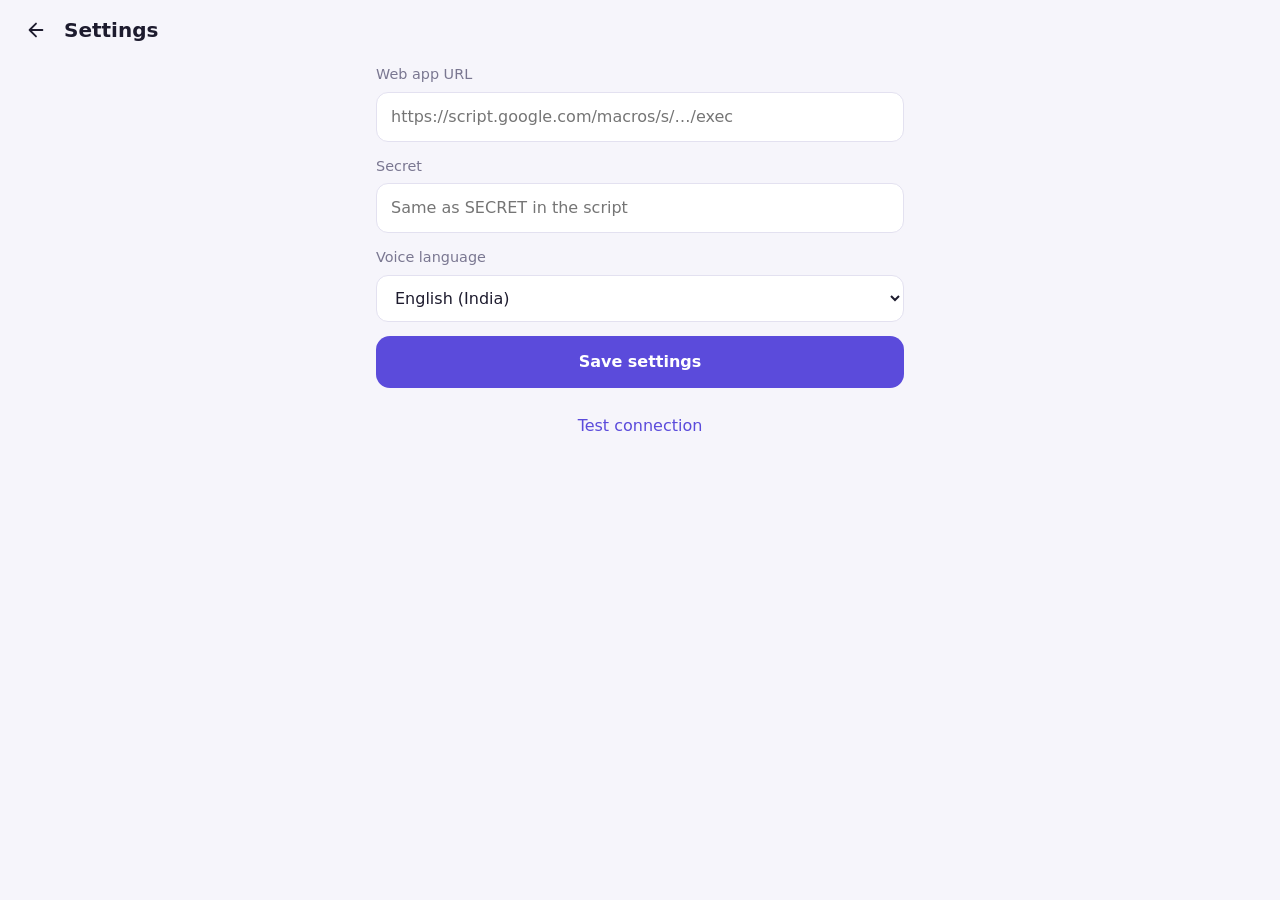
<file: index.html>
<!doctype html>
<html lang="en">
<head>
  <meta charset="utf-8">
  <meta name="viewport" content="width=device-width, initial-scale=1, viewport-fit=cover">
  <meta name="theme-color" content="#5b4bdb">
  <title>Idealist</title>
  <link rel="manifest" href="manifest.webmanifest">
  <link rel="icon" href="icons/icon-192.png">
  <link rel="stylesheet" href="style.css">
</head>
<body>
  <header>
    <button id="back" class="ibtn plain" hidden aria-label="Back" title="Back"><span data-icon="back"></span></button>
    <h1 id="title">Idealist</h1>
    <button id="open-settings" class="ibtn plain" aria-label="Settings" title="Settings"><span data-icon="sliders"></span></button>
  </header>

  <main>
    <!-- Home: tasks and ideas on one screen -->
    <section id="view-home" class="view">
      <section class="block">
        <div class="block-head">
          <h2>Tasks</h2>
          <span id="task-count" class="count"></span>
          <button class="ibtn accent" data-go="task" aria-label="Add task" title="Add task"><span data-icon="plus"></span></button>
        </div>
        <ul id="task-list" class="cards"></ul>
        <p id="task-empty" class="empty" hidden>Nothing here yet</p>
      </section>

      <section class="block">
        <div class="block-head">
          <h2>Ideas</h2>
          <span id="idea-count" class="count"></span>
          <button class="ibtn accent amber" data-go="idea" aria-label="Add idea" title="Add idea"><span data-icon="plus"></span></button>
        </div>
        <ul id="idea-list" class="cards"></ul>
        <p id="idea-empty" class="empty" hidden>Nothing here yet</p>
      </section>

      <p id="queue-note" class="note" hidden></p>
    </section>

    <!-- Add idea -->
    <section id="view-idea" class="view" hidden>
      <div class="mic-wrap">
        <button id="idea-mic" class="mic" aria-label="Record" title="Record"><span data-icon="mic" data-size="34"></span></button>
        <span id="idea-hint" class="hint"></span>
      </div>
      <textarea id="idea-text" rows="6" placeholder="Speak or type your idea"></textarea>
      <label for="idea-due">Complete by (optional)</label>
      <input id="idea-due" type="datetime-local">
      <div class="chips">
        <button class="chip" data-idue="2h">In 2 hours</button>
        <button class="chip" data-idue="today6">Today 6 PM</button>
        <button class="chip" data-idue="tom9">Tomorrow 9 AM</button>
        <button class="chip" data-idue="nextweek">Next week</button>
      </div>
      <button id="idea-save" class="primary save" aria-label="Save idea" title="Save idea"><span data-icon="check" data-size="26"></span></button>
    </section>

    <!-- Add task -->
    <section id="view-task" class="view" hidden>
      <div class="mic-wrap">
        <button id="task-mic" class="mic" aria-label="Record" title="Record"><span data-icon="mic" data-size="34"></span></button>
        <span id="task-hint" class="hint"></span>
      </div>
      <textarea id="task-text" rows="4" placeholder="Speak or type your task"></textarea>
      <label for="task-due">Get it done by</label>
      <input id="task-due" type="datetime-local">
      <div class="chips">
        <button class="chip" data-due="2h">In 2 hours</button>
        <button class="chip" data-due="today6">Today 6 PM</button>
        <button class="chip" data-due="tom9">Tomorrow 9 AM</button>
      </div>
      <label class="check" title="Also add to Google Calendar">
        <input id="task-cal" type="checkbox" aria-label="Also add to Google Calendar">
        <span data-icon="calendar" data-size="22"></span>
      </label>
      <button id="task-save" class="primary save" aria-label="Save task" title="Save task"><span data-icon="check" data-size="26"></span></button>
    </section>

    <!-- Settings -->
    <section id="view-settings" class="view" hidden>
      <label for="set-url">Web app URL</label>
      <input id="set-url" type="url" placeholder="https://script.google.com/macros/s/…/exec" autocomplete="off">
      <label for="set-secret">Secret</label>
      <input id="set-secret" type="text" placeholder="Same as SECRET in the script" autocomplete="off">
      <label for="set-lang">Voice language</label>
      <select id="set-lang">
        <option value="en-IN">English (India)</option>
        <option value="en-US">English (US)</option>
        <option value="en-GB">English (UK)</option>
        <option value="hi-IN">Hindi</option>
      </select>
      <button id="set-save" class="primary">Save settings</button>
      <button id="set-test" class="link">Test connection</button>
    </section>
  </main>

  <!-- Reschedule dialog -->
  <dialog id="dlg-resched">
    <h2 id="resched-title">Reschedule</h2>
    <p id="resched-task" class="note"></p>
    <input id="resched-due" type="datetime-local">
    <div class="chips">
      <button class="chip" data-rdue="2h">In 2 hours</button>
      <button class="chip" data-rdue="today6">Today 6 PM</button>
      <button class="chip" data-rdue="tom9">Tomorrow 9 AM</button>
      <button class="chip" data-rdue="nextweek">Next week</button>
    </div>
    <div class="row">
      <button id="resched-cancel" class="secondary">Cancel</button>
      <button id="resched-save" class="primary">Save</button>
    </div>
  </dialog>

  <!-- Share fallback (used when the phone's share sheet isn't available) -->
  <dialog id="dlg-share">
    <h2>Share idea</h2>
    <div class="share-grid">
      <a id="sh-whatsapp" class="secondary" target="_blank" rel="noopener">WhatsApp</a>
      <a id="sh-telegram" class="secondary" target="_blank" rel="noopener">Telegram</a>
      <a id="sh-email" class="secondary">Email</a>
      <a id="sh-sms" class="secondary">SMS</a>
      <button id="sh-copy" class="secondary">Copy text</button>
      <button id="sh-close" class="secondary">Close</button>
    </div>
  </dialog>

  <div id="toast" role="status" aria-live="polite"></div>
  <script src="app.js"></script>
</body>
</html>
</file>
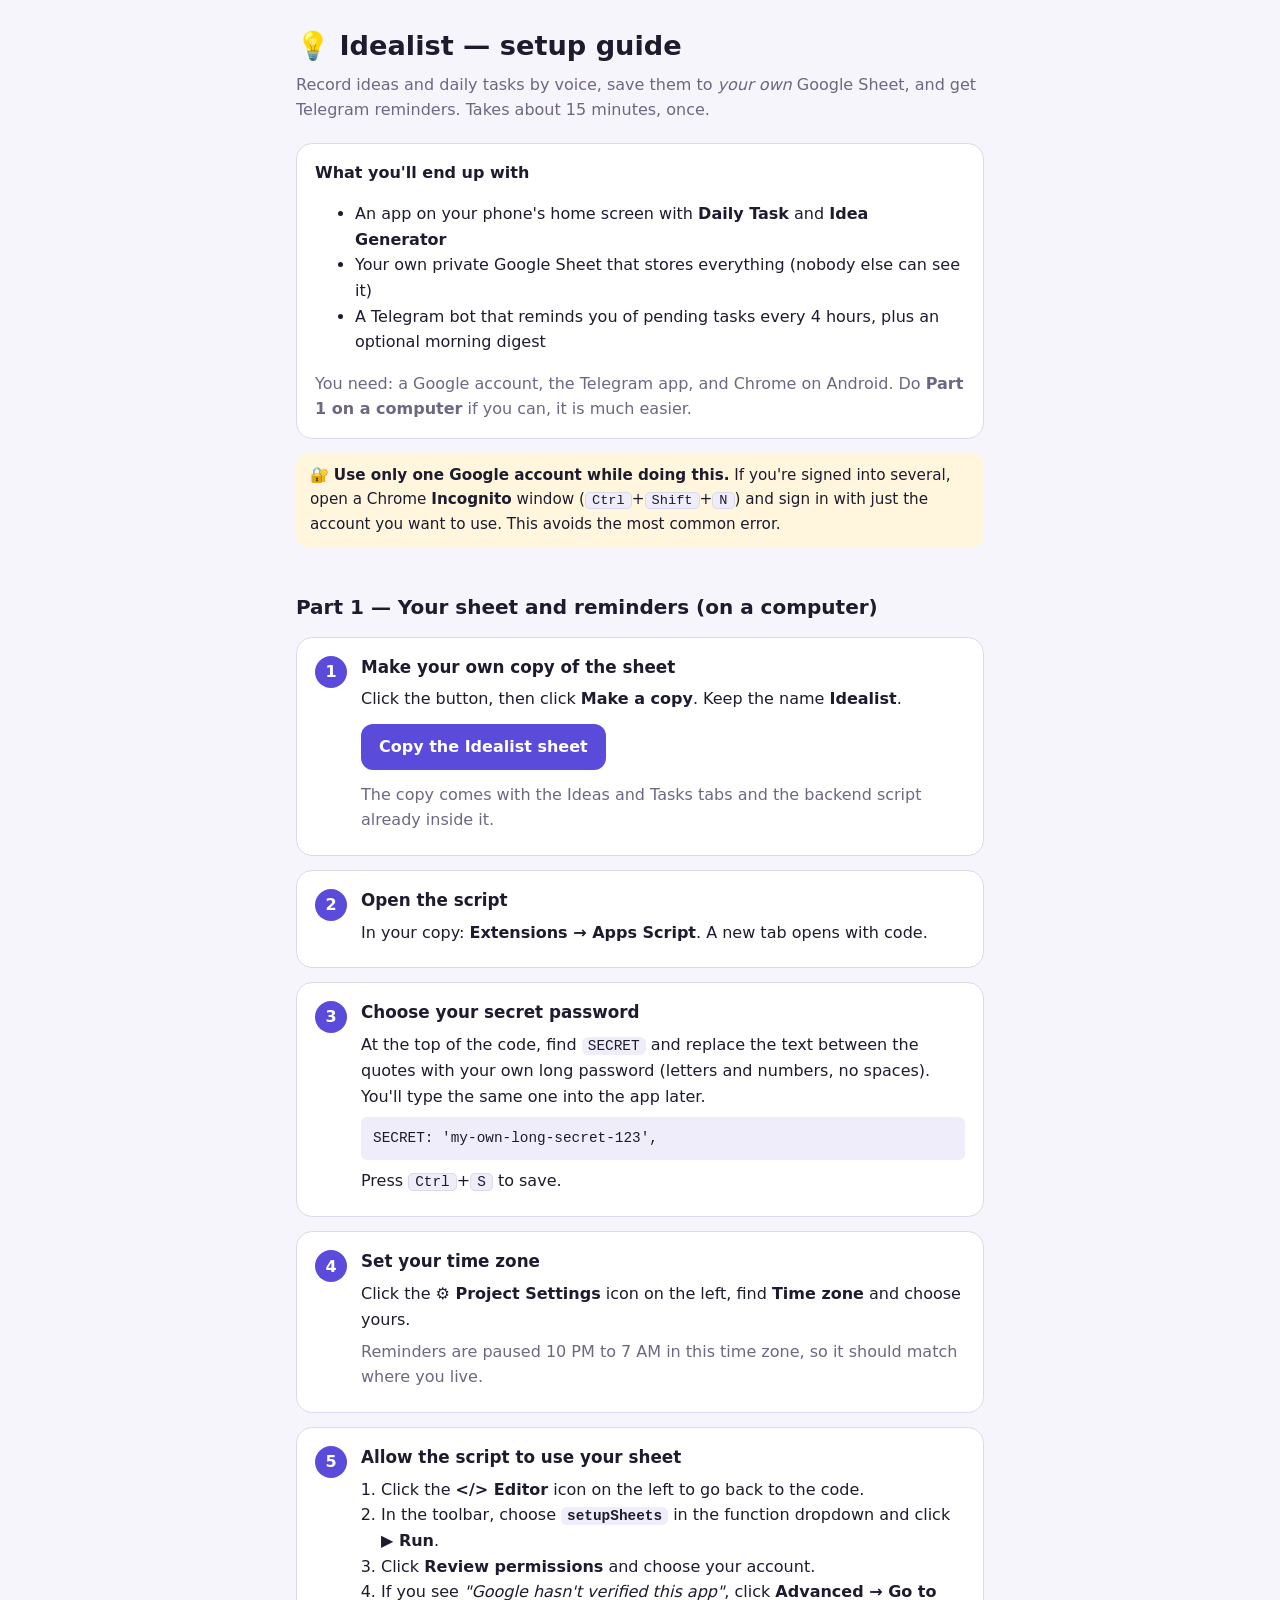
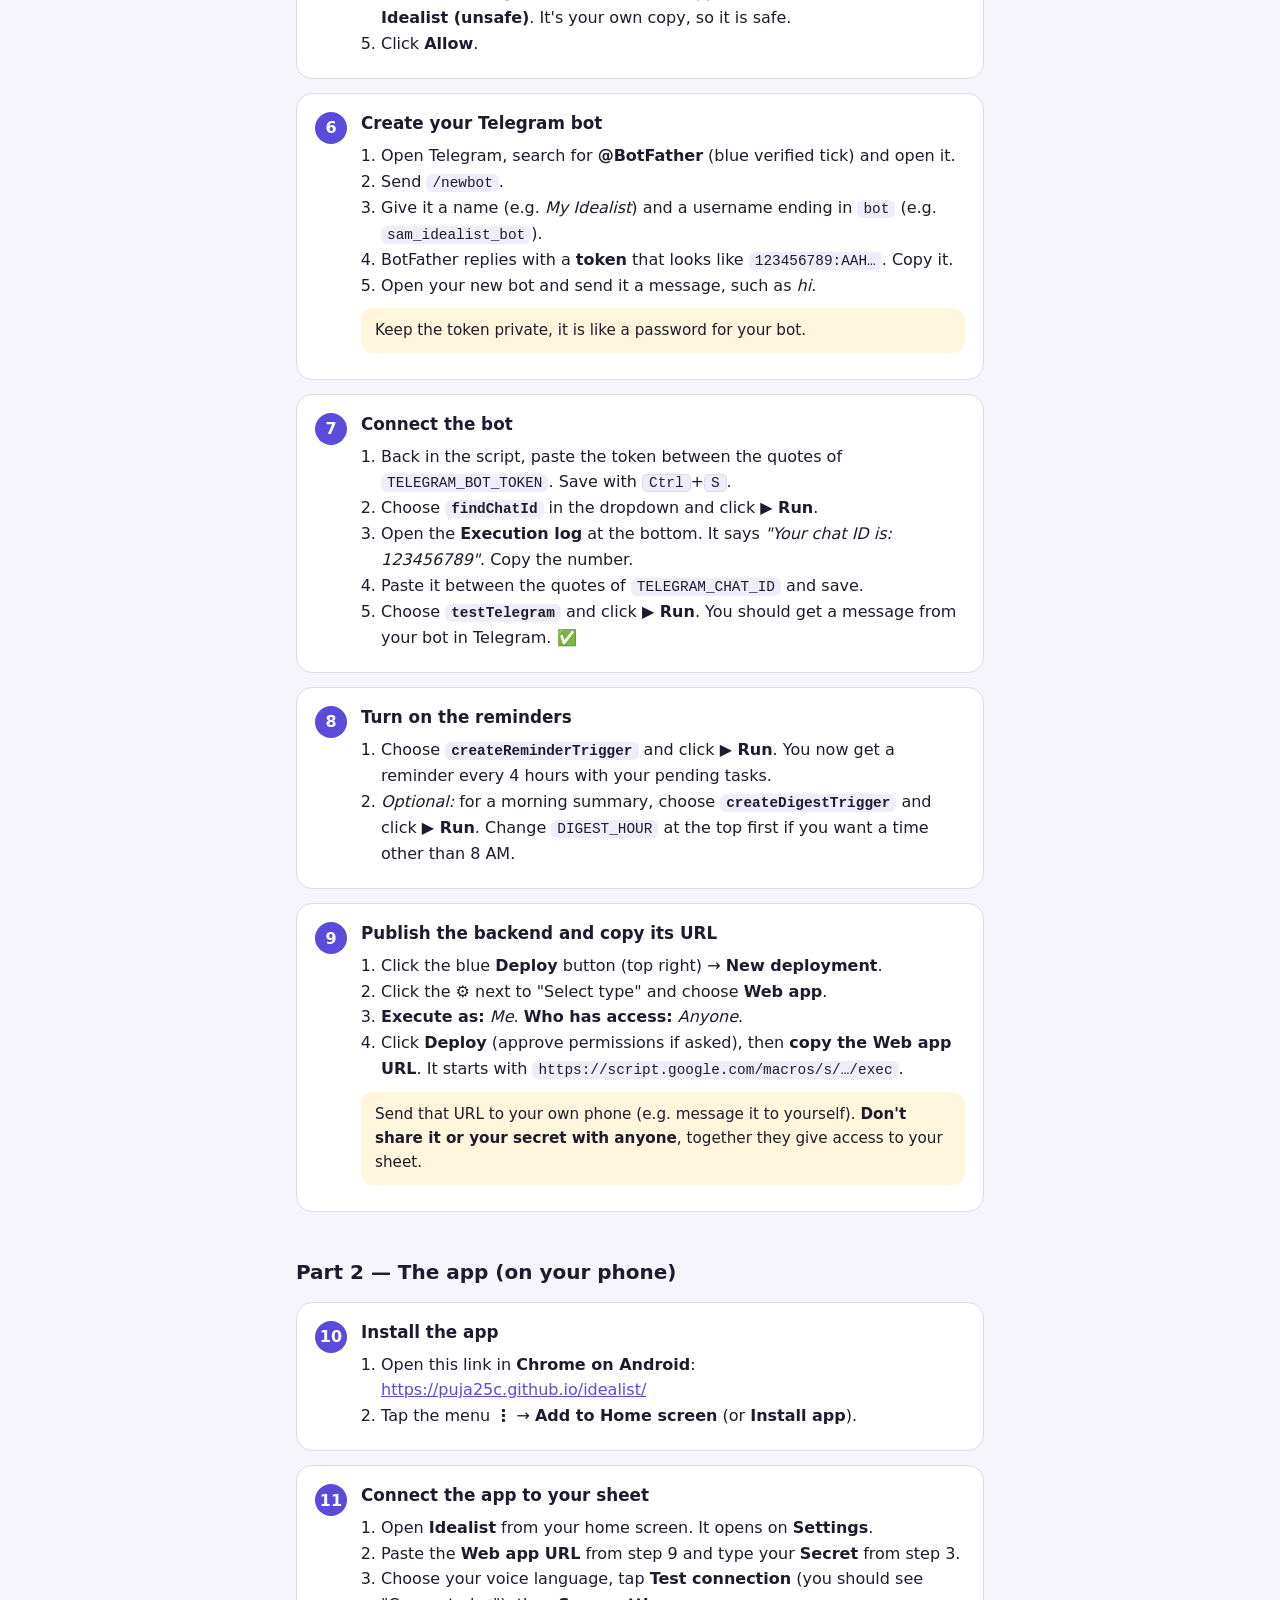
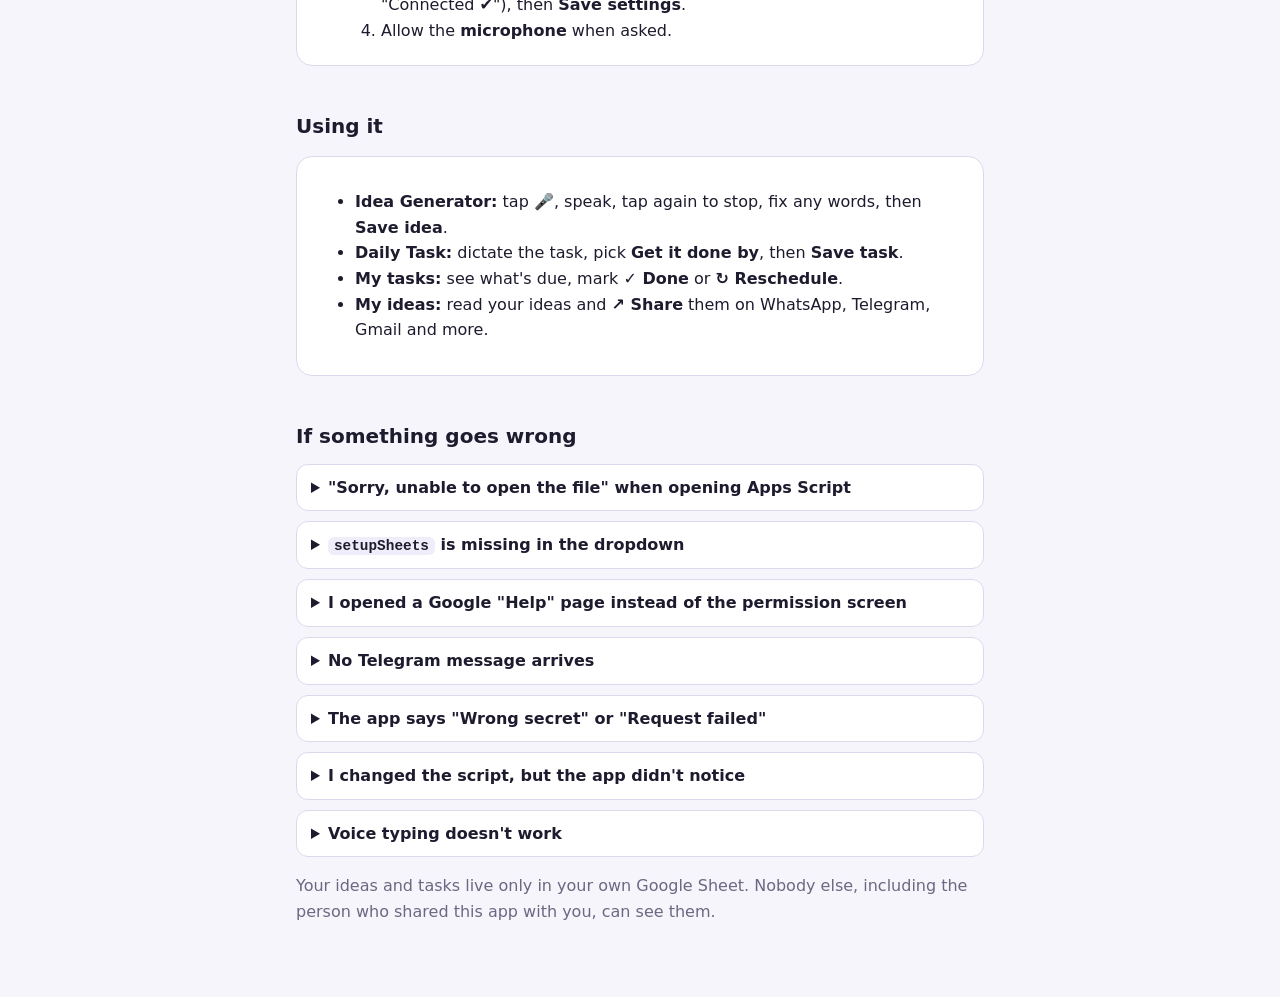
<file: guide.html>
<!doctype html>
<html lang="en">
<head>
  <meta charset="utf-8">
  <meta name="viewport" content="width=device-width, initial-scale=1">
  <title>Idealist setup guide</title>
  <style>
    :root { --bg:#f6f5fb; --card:#fff; --text:#1d1b2e; --muted:#6b6882; --accent:#5b4bdb; --border:#dcd9ec; --warn:#fff6dd; --code:#efedf9; }
    @media (prefers-color-scheme: dark) {
      :root { --bg:#14131f; --card:#1f1d2e; --text:#eeedf7; --muted:#9b98b5; --border:#34314a; --warn:#3a3118; --code:#2a2840; }
    }
    * { box-sizing: border-box; }
    body { margin:0; background:var(--bg); color:var(--text); font:16px/1.6 system-ui,-apple-system,"Segoe UI",Roboto,sans-serif; }
    main { max-width: 720px; margin: 0 auto; padding: 24px 16px 64px; }
    h1 { font-size: 1.7rem; margin: 0 0 4px; }
    h2 { font-size: 1.25rem; margin: 36px 0 12px; padding-top: 8px; }
    .lead { color: var(--muted); margin: 0 0 20px; }
    .card { background:var(--card); border:1px solid var(--border); border-radius:16px; padding:16px 18px; margin:14px 0; }
    .step { display:flex; gap:14px; }
    .num { flex:none; width:32px; height:32px; border-radius:50%; background:var(--accent); color:#fff; font-weight:700;
           display:flex; align-items:center; justify-content:center; margin-top:2px; }
    .step h3 { margin:0 0 4px; font-size:1.05rem; }
    .step p, .step ul, .step ol { margin:6px 0; }
    .step ul, .step ol { padding-left: 20px; }
    code, pre { background:var(--code); border-radius:6px; font-family: ui-monospace, Consolas, monospace; font-size:.9em; }
    code { padding: 1px 6px; }
    pre { padding:10px 12px; overflow-x:auto; margin:8px 0; }
    .btn { display:inline-block; background:var(--accent); color:#fff; text-decoration:none; padding:10px 18px;
           border-radius:12px; font-weight:600; margin:6px 0; }
    .tip { background:var(--warn); border-radius:12px; padding:10px 14px; margin:10px 0; font-size:.95rem; }
    .muted { color: var(--muted); }
    details { background:var(--card); border:1px solid var(--border); border-radius:12px; padding:10px 14px; margin:10px 0; }
    summary { cursor:pointer; font-weight:600; }
    a { color: var(--accent); }
    kbd { background:var(--code); border:1px solid var(--border); border-radius:5px; padding:0 6px; font-size:.9em; }
  </style>
</head>
<body>
<main>
  <h1>💡 Idealist — setup guide</h1>
  <p class="lead">Record ideas and daily tasks by voice, save them to <em>your own</em> Google Sheet, and get Telegram reminders. Takes about 15 minutes, once.</p>

  <div class="card">
    <strong>What you'll end up with</strong>
    <ul>
      <li>An app on your phone's home screen with <b>Daily Task</b> and <b>Idea Generator</b></li>
      <li>Your own private Google Sheet that stores everything (nobody else can see it)</li>
      <li>A Telegram bot that reminds you of pending tasks every 4 hours, plus an optional morning digest</li>
    </ul>
    <p class="muted" style="margin-bottom:0">You need: a Google account, the Telegram app, and Chrome on Android. Do <b>Part 1 on a computer</b> if you can, it is much easier.</p>
  </div>

  <div class="tip">🔐 <b>Use only one Google account while doing this.</b> If you're signed into several, open a Chrome <b>Incognito</b> window (<kbd>Ctrl</kbd>+<kbd>Shift</kbd>+<kbd>N</kbd>) and sign in with just the account you want to use. This avoids the most common error.</div>

  <h2>Part 1 — Your sheet and reminders (on a computer)</h2>

  <div class="card step"><div class="num">1</div><div>
    <h3>Make your own copy of the sheet</h3>
    <p>Click the button, then click <b>Make a copy</b>. Keep the name <b>Idealist</b>.</p>
    <a id="template-link" class="btn" href="#" target="_blank" rel="noopener">Copy the Idealist sheet</a>
    <p class="muted">The copy comes with the Ideas and Tasks tabs and the backend script already inside it.</p>
  </div></div>

  <div class="card step"><div class="num">2</div><div>
    <h3>Open the script</h3>
    <p>In your copy: <b>Extensions → Apps Script</b>. A new tab opens with code.</p>
  </div></div>

  <div class="card step"><div class="num">3</div><div>
    <h3>Choose your secret password</h3>
    <p>At the top of the code, find <code>SECRET</code> and replace the text between the quotes with your own long password (letters and numbers, no spaces). You'll type the same one into the app later.</p>
    <pre>SECRET: 'my-own-long-secret-123',</pre>
    <p>Press <kbd>Ctrl</kbd>+<kbd>S</kbd> to save.</p>
  </div></div>

  <div class="card step"><div class="num">4</div><div>
    <h3>Set your time zone</h3>
    <p>Click the <b>⚙ Project Settings</b> icon on the left, find <b>Time zone</b> and choose yours.</p>
    <p class="muted">Reminders are paused 10 PM to 7 AM in this time zone, so it should match where you live.</p>
  </div></div>

  <div class="card step"><div class="num">5</div><div>
    <h3>Allow the script to use your sheet</h3>
    <ol>
      <li>Click the <b>&lt;/&gt; Editor</b> icon on the left to go back to the code.</li>
      <li>In the toolbar, choose <b><code>setupSheets</code></b> in the function dropdown and click <b>▶ Run</b>.</li>
      <li>Click <b>Review permissions</b> and choose your account.</li>
      <li>If you see <i>"Google hasn't verified this app"</i>, click <b>Advanced → Go to Idealist (unsafe)</b>. It's your own copy, so it is safe.</li>
      <li>Click <b>Allow</b>.</li>
    </ol>
  </div></div>

  <div class="card step"><div class="num">6</div><div>
    <h3>Create your Telegram bot</h3>
    <ol>
      <li>Open Telegram, search for <b>@BotFather</b> (blue verified tick) and open it.</li>
      <li>Send <code>/newbot</code>.</li>
      <li>Give it a name (e.g. <i>My Idealist</i>) and a username ending in <code>bot</code> (e.g. <code>sam_idealist_bot</code>).</li>
      <li>BotFather replies with a <b>token</b> that looks like <code>123456789:AAH…</code>. Copy it.</li>
      <li>Open your new bot and send it a message, such as <i>hi</i>.</li>
    </ol>
    <div class="tip">Keep the token private, it is like a password for your bot.</div>
  </div></div>

  <div class="card step"><div class="num">7</div><div>
    <h3>Connect the bot</h3>
    <ol>
      <li>Back in the script, paste the token between the quotes of <code>TELEGRAM_BOT_TOKEN</code>. Save with <kbd>Ctrl</kbd>+<kbd>S</kbd>.</li>
      <li>Choose <b><code>findChatId</code></b> in the dropdown and click <b>▶ Run</b>.</li>
      <li>Open the <b>Execution log</b> at the bottom. It says <i>"Your chat ID is: 123456789"</i>. Copy the number.</li>
      <li>Paste it between the quotes of <code>TELEGRAM_CHAT_ID</code> and save.</li>
      <li>Choose <b><code>testTelegram</code></b> and click <b>▶ Run</b>. You should get a message from your bot in Telegram. ✅</li>
    </ol>
  </div></div>

  <div class="card step"><div class="num">8</div><div>
    <h3>Turn on the reminders</h3>
    <ol>
      <li>Choose <b><code>createReminderTrigger</code></b> and click <b>▶ Run</b>. You now get a reminder every 4 hours with your pending tasks.</li>
      <li><i>Optional:</i> for a morning summary, choose <b><code>createDigestTrigger</code></b> and click <b>▶ Run</b>. Change <code>DIGEST_HOUR</code> at the top first if you want a time other than 8 AM.</li>
    </ol>
  </div></div>

  <div class="card step"><div class="num">9</div><div>
    <h3>Publish the backend and copy its URL</h3>
    <ol>
      <li>Click the blue <b>Deploy</b> button (top right) → <b>New deployment</b>.</li>
      <li>Click the ⚙ next to "Select type" and choose <b>Web app</b>.</li>
      <li><b>Execute as:</b> <i>Me</i>. <b>Who has access:</b> <i>Anyone</i>.</li>
      <li>Click <b>Deploy</b> (approve permissions if asked), then <b>copy the Web app URL</b>. It starts with <code>https://script.google.com/macros/s/…/exec</code>.</li>
    </ol>
    <div class="tip">Send that URL to your own phone (e.g. message it to yourself). <b>Don't share it or your secret with anyone</b>, together they give access to your sheet.</div>
  </div></div>

  <h2>Part 2 — The app (on your phone)</h2>

  <div class="card step"><div class="num">10</div><div>
    <h3>Install the app</h3>
    <ol>
      <li>Open this link in <b>Chrome on Android</b>:<br>
        <a href="https://puja25c.github.io/idealist/">https://puja25c.github.io/idealist/</a></li>
      <li>Tap the menu <b>⋮</b> → <b>Add to Home screen</b> (or <b>Install app</b>).</li>
    </ol>
  </div></div>

  <div class="card step"><div class="num">11</div><div>
    <h3>Connect the app to your sheet</h3>
    <ol>
      <li>Open <b>Idealist</b> from your home screen. It opens on <b>Settings</b>.</li>
      <li>Paste the <b>Web app URL</b> from step 9 and type your <b>Secret</b> from step 3.</li>
      <li>Choose your voice language, tap <b>Test connection</b> (you should see "Connected ✔"), then <b>Save settings</b>.</li>
      <li>Allow the <b>microphone</b> when asked.</li>
    </ol>
  </div></div>

  <h2>Using it</h2>
  <div class="card">
    <ul>
      <li><b>Idea Generator:</b> tap 🎤, speak, tap again to stop, fix any words, then <b>Save idea</b>.</li>
      <li><b>Daily Task:</b> dictate the task, pick <b>Get it done by</b>, then <b>Save task</b>.</li>
      <li><b>My tasks:</b> see what's due, mark <b>✓ Done</b> or <b>↻ Reschedule</b>.</li>
      <li><b>My ideas:</b> read your ideas and <b>↗ Share</b> them on WhatsApp, Telegram, Gmail and more.</li>
    </ul>
  </div>

  <h2>If something goes wrong</h2>
  <details><summary>"Sorry, unable to open the file" when opening Apps Script</summary>
    <p>You're signed into more than one Google account. Use an Incognito window with just one account, then open the sheet and <b>Extensions → Apps Script</b> again.</p></details>
  <details><summary><code>setupSheets</code> is missing in the dropdown</summary>
    <p>Save the script with <kbd>Ctrl</kbd>+<kbd>S</kbd> and reload the page.</p></details>
  <details><summary>I opened a Google "Help" page instead of the permission screen</summary>
    <p>You clicked a "Learn more" link. Close it, click <b>▶ Run</b> again, and click the blue <b>Review permissions</b> button.</p></details>
  <details><summary>No Telegram message arrives</summary>
    <p>Check that you sent your bot a message first, that the token and chat ID are pasted without spaces, and run <code>testTelegram</code> again to see the error in the Execution log.</p></details>
  <details><summary>The app says "Wrong secret" or "Request failed"</summary>
    <p>The Secret in the app must exactly match <code>SECRET</code> in the script. Also check the URL ends in <code>/exec</code>.</p></details>
  <details><summary>I changed the script, but the app didn't notice</summary>
    <p>After editing the code, use <b>Deploy → Manage deployments → ✏️ → Version: New version → Deploy</b>. The URL stays the same.</p></details>
  <details><summary>Voice typing doesn't work</summary>
    <p>Use Chrome on Android, allow the microphone for the app, and check the voice language in Settings. You can always type instead.</p></details>

  <p class="muted">Your ideas and tasks live only in your own Google Sheet. Nobody else, including the person who shared this app with you, can see them.</p>
</main>

<script>
  // The person who hosts this guide sets this to the "make a copy" link of the template sheet:
  // https://docs.google.com/spreadsheets/d/<SHEET_ID>/copy
  var TEMPLATE_COPY_URL = 'https://docs.google.com/spreadsheets/d/1kWF_EsX2GFwJUFcOIgGZ3rPrsi0bhC4Mvlc79QlaBms/copy?usp=sharing';
  var a = document.getElementById('template-link');
  if (/^https:\/\/docs\.google\.com\//.test(TEMPLATE_COPY_URL)) a.href = TEMPLATE_COPY_URL;
  else { a.textContent = 'Ask the person who shared this for the sheet link'; a.style.opacity = .6; }
</script>
</body>
</html>
</file>
<file: style.css>
:root {
  --bg: #f6f5fb; --card: #ffffff; --text: #1d1b2e; --muted: #7a7791; --accent: #5b4bdb; --amber: #e8a317;
  --border: #e3e1f0; --danger: #d64545; --ok: #1f9d55; --shadow: 0 1px 2px rgba(29, 27, 46, .06);
}
@media (prefers-color-scheme: dark) {
  :root { --bg: #14131f; --card: #1f1d2e; --text: #eeedf7; --muted: #9b98b5; --border: #34314a; --shadow: none; }
}
* { box-sizing: border-box; -webkit-tap-highlight-color: transparent; }
html, body { margin: 0; background: var(--bg); color: var(--text);
  font: 16px/1.5 system-ui, -apple-system, "Segoe UI", Roboto, sans-serif; }
button { font: inherit; cursor: pointer; }
svg { display: block; }
[data-icon] { display: inline-flex; }

header { display: flex; align-items: center; gap: 8px; padding: 10px 16px; padding-top: calc(10px + env(safe-area-inset-top)); }
header h1 { flex: 1; margin: 0; font-size: 1.25rem; }
main { max-width: 560px; margin: 0 auto; padding: 4px 16px 40px; }
.view { display: flex; flex-direction: column; gap: 14px; }
.view[hidden] { display: none; }

/* Icon buttons */
.ibtn { flex: none; width: 40px; height: 40px; display: inline-flex; align-items: center; justify-content: center;
  border-radius: 50%; border: 1px solid var(--border); background: var(--card); color: var(--muted);
  padding: 0; transition: background .15s, color .15s, border-color .15s; }
.ibtn:active { transform: scale(.94); }
.ibtn[hidden] { display: none; }
.ibtn.plain { border-color: transparent; background: none; color: var(--text); }
.ibtn.accent { background: var(--accent); border-color: var(--accent); color: #fff; }
.ibtn.accent.amber { background: var(--amber); border-color: var(--amber); color: #1d1b2e; }
.ibtn.done { background: var(--ok); border-color: var(--ok); color: #fff; }

/* Sections */
.block { display: flex; flex-direction: column; gap: 10px; }
.block + .block { margin-top: 10px; }
.block-head { display: flex; align-items: center; gap: 10px; }
.block-head h2 { margin: 0; font-size: 1.1rem; }
.count { flex: 1; color: var(--muted); font-size: .95rem; }
.empty { margin: 0; padding: 14px; text-align: center; color: var(--muted); font-size: .9rem;
  border: 1px dashed var(--border); border-radius: 14px; }

/* Cards */
.cards { list-style: none; margin: 0; padding: 0; display: flex; flex-direction: column; gap: 10px; }
.cards li { background: var(--card); border: 1px solid var(--border); border-radius: 16px; padding: 12px 14px;
  box-shadow: var(--shadow); transition: opacity .2s; }
.cards .body { white-space: pre-wrap; overflow-wrap: anywhere; }
.cards .meta { display: flex; align-items: center; gap: 6px; font-size: .85rem; color: var(--muted); margin-top: 4px; }
.cards .overdue .meta { color: var(--danger); font-weight: 600; }
.cards .actions { display: flex; gap: 8px; margin-top: 10px; }
.cards li.done { opacity: .6; }
.cards li.done .body { text-decoration: line-through; }
.cards li.done .when-open { display: none; }

/* Forms */
textarea, input, select { width: 100%; padding: 12px 14px; font: inherit; color: var(--text);
  background: var(--card); border: 1px solid var(--border); border-radius: 12px; }
textarea { resize: vertical; }
label { font-size: .9rem; color: var(--muted); margin-bottom: -8px; }
label.check { display: flex; align-items: center; gap: 10px; color: var(--muted); margin: 0; width: fit-content; }
label.check input { width: 22px; height: 22px; padding: 0; flex: none; accent-color: var(--accent); }

.primary { background: var(--accent); color: #fff; border: 0; border-radius: 14px; padding: 14px; font-weight: 600; }
.primary.save { display: flex; align-items: center; justify-content: center; padding: 12px; }
.primary:disabled { opacity: .6; }
.secondary { display: inline-block; text-align: center; text-decoration: none; background: var(--card); color: var(--text);
  border: 1px solid var(--border); border-radius: 14px; padding: 12px 10px; font-weight: 600; }
.link { background: none; border: 0; color: var(--accent); padding: 12px; }
.row { display: flex; gap: 10px; }
.row > * { flex: 1; }

.mic-wrap { display: flex; flex-direction: column; align-items: center; gap: 6px; padding: 4px 0; }
.mic { width: 76px; height: 76px; border-radius: 50%; border: 0; background: var(--accent); color: #fff;
  display: flex; align-items: center; justify-content: center; }
.mic:disabled { opacity: .5; }
.mic.on { background: var(--danger); animation: pulse 1.2s infinite; }
@keyframes pulse { 0% { box-shadow: 0 0 0 0 rgba(214,69,69,.5); } 100% { box-shadow: 0 0 0 22px rgba(214,69,69,0); } }
.hint, .note { color: var(--muted); font-size: .9rem; text-align: center; margin: 0; min-height: 1.3em; }

.chips { display: flex; flex-wrap: wrap; gap: 8px; }
.chip { background: var(--card); border: 1px solid var(--border); color: var(--text); border-radius: 999px; padding: 7px 13px; font-size: .88rem; }

dialog { width: min(92vw, 420px); border: 0; border-radius: 20px; padding: 20px; background: var(--card); color: var(--text); }
dialog::backdrop { background: rgba(0,0,0,.5); }
dialog h2 { margin: 0 0 6px; font-size: 1.15rem; }
dialog input { margin: 10px 0; }
dialog .chips, dialog .row { margin-top: 12px; }
.share-grid { display: grid; grid-template-columns: 1fr 1fr; gap: 10px; margin-top: 12px; }

#toast { position: fixed; left: 50%; bottom: calc(24px + env(safe-area-inset-bottom)); transform: translate(-50%, 20px);
  background: var(--text); color: var(--bg); padding: 10px 18px; border-radius: 999px; opacity: 0;
  pointer-events: none; transition: .25s; max-width: 90vw; text-align: center; z-index: 10; }
#toast.show { opacity: 1; transform: translate(-50%, 0); }
</file>
